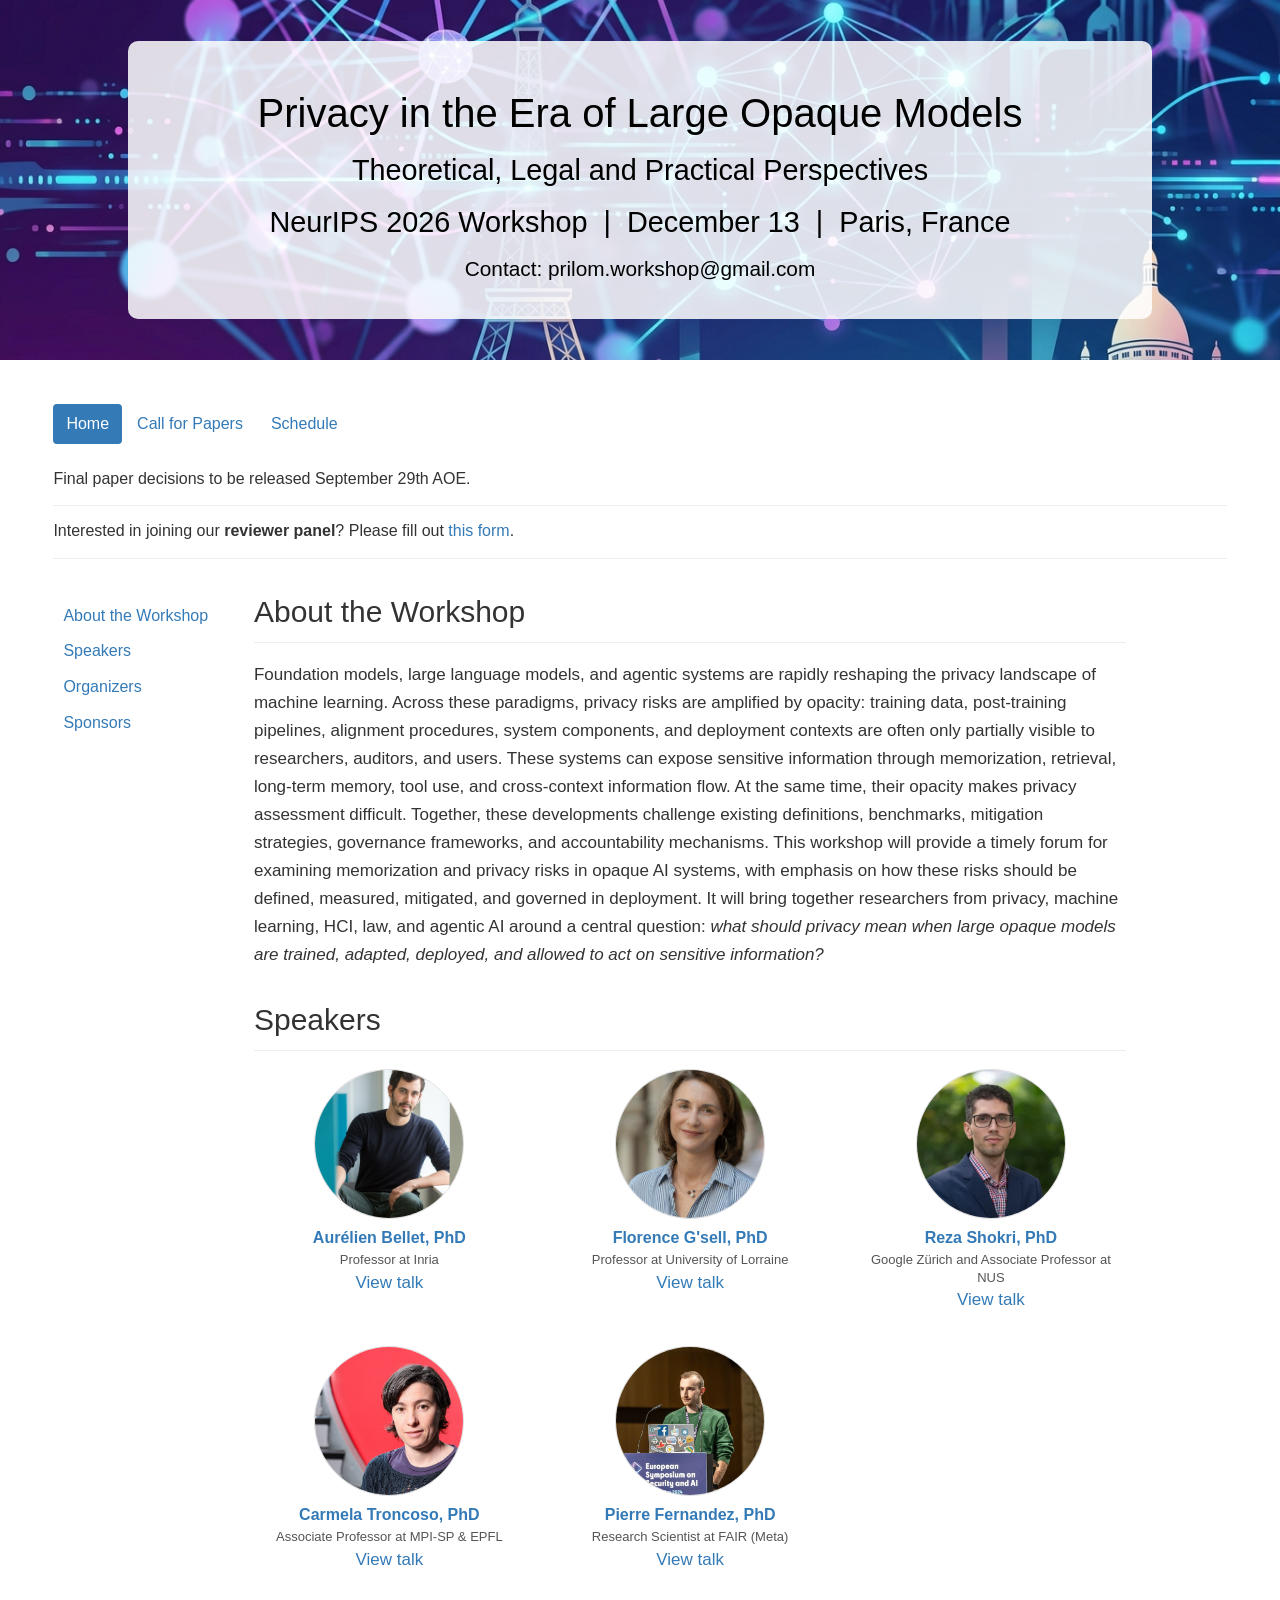
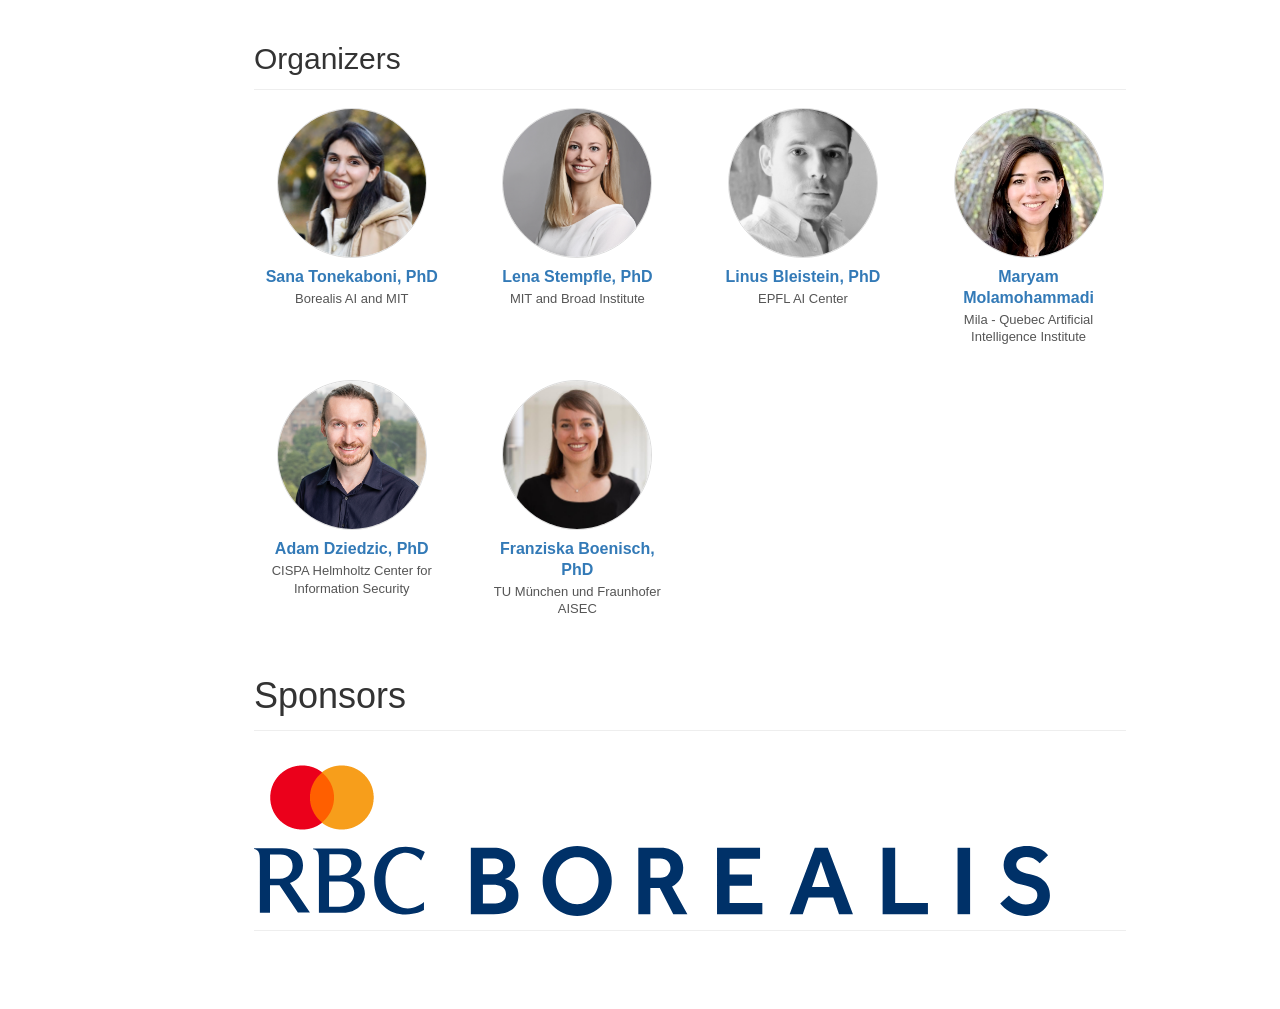
<file: index.html>
<!DOCTYPE html>
<html lang="en">
<head>
  <meta property="og:type" content="website" />
  <meta property="og:title" content="Privacy in the Era of Large Opaque Models" />
  <meta property="og:description" content="Workshop on Privacy in the Era of Large Opaque Models." />
  <meta property="og:url" content="https://your-domain.org/" />
  <!-- Open Graph / Facebook / LinkedIn -->
  <meta property="og:image" content="https://neurips-workshop2026.github.io/foundation_model_agentic_privacy/Background_header.png" />

  <!-- Twitter / X -->
  <meta name="twitter:image" content="https://neurips-workshop2026.github.io/foundation_model_agentic_privacy/Background_header.png"/>
  
  <meta charset="UTF-8" />
  <meta name="author" content="Workshop Organizers" />
  <meta name="description" content="Workshop on Privacy in the Era of Large Opaque Models." />
  <meta name="viewport" content="width=device-width, initial-scale=1" />
  <title>Home | Privacy in the Era of Large Opaque Models</title>

  <!-- Bootstrap 3.3.1 (matches original) -->
  <link rel="stylesheet" href="https://maxcdn.bootstrapcdn.com/bootstrap/3.3.1/css/bootstrap.min.css" />
  <!-- Site stylesheet -->
  <link rel="stylesheet" href="style.css" />
</head>
<body>

<!-- ══════════════════════════════════
     JUMBOTRON / HERO HEADER
══════════════════════════════════ -->
<div class="jumbotron jumbotron-fluid back">
  <div class="container">
    <h1>Privacy in the Era of Large Opaque Models</h1>
    <h2>Theoretical, Legal and Practical Perspectives</h2>
    <h2>NeurIPS 2026 Workshop &nbsp;|&nbsp; December 13 &nbsp;|&nbsp; Paris, France</h2>
    <h3>Contact: <a href="mailto:prilom.workshop@gmail.com">prilom.workshop@gmail.com</a></h3>
  </div>
</div>

<!-- ══════════════════════════════════
     TOP NAV
══════════════════════════════════ -->
<div class="container">
  <nav class="top-nav">
    <ul class="nav nav-pills">
      <li class="active"><a href="index.html">Home</a></li>
      <li><a href="call_for_papers.html">Call for Papers</a></li>
      <li><a href="schedule.html">Schedule</a></li>
      <li class="dropdown">
      </li>
    </ul>
  </nav>
</div>

<!-- ══════════════════════════════════
     ANNOUNCEMENTS
══════════════════════════════════ -->
<div class="container">
  <div class="row">
    <div class="col-xs-12">

      <div class="alert alert-info announcement" role="alert">
        Final paper decisions to be released September 29th AOE.
      </div>
      <div class="alert alert-info announcement" role="alert">
        Interested in joining our <strong>reviewer panel</strong>?
        Please fill out <a href="https://docs.google.com/forms/d/e/1FAIpQLSf-nZZMJaAhiIRJdKWaLdur88XLGtNEYJJ_a1kSJvndmay48g/viewform">this form</a>.
      </div>

    </div>
  </div>
</div>

<!-- ══════════════════════════════════
     MAIN TWO-COLUMN LAYOUT
══════════════════════════════════ -->
<div class="container">
  <div class="row">

    <!-- Sidebar -->
    <div class="hidden-xs col-sm-3 col-md-2" id="sidebar">
      <ul class="nav nav-stacked sidebar-nav" id="sidebar-nav">
        <li><a href="#about">About the Workshop</a></li>
        <li><a href="#speakers">Speakers</a></li>
        <li><a href="#organizers">Organizers</a></li>
        <li><a href="#sponsors">Sponsors</a></li>
      </ul>
    </div>

    <!-- Main content -->
    <div class="col-xs-12 col-sm-9 col-md-9" id="main-content">

      <!-- ── ABOUT ── -->
      <section id="about">
        <h2>About the Workshop</h2>
        <hr />

  
        <p> Foundation models, large language models, and agentic systems are rapidly reshaping the privacy landscape of machine learning. 
          Across these paradigms, privacy risks are amplified by opacity: training data, post-training pipelines, alignment procedures, 
          system components, and deployment contexts are often only partially visible to researchers, auditors, and users. 
          These systems can expose sensitive information through memorization, retrieval, long-term memory, tool use, and 
          cross-context information flow. At the same time, their opacity makes privacy assessment difficult. Together, these 
          developments challenge existing definitions, benchmarks, mitigation strategies, governance frameworks, and accountability mechanisms.
          
          This workshop will provide a timely forum for examining memorization and privacy risks in opaque AI systems, with emphasis 
          on how these risks should be defined, measured, mitigated, and governed in deployment. It will bring together researchers 
          from privacy, machine learning, HCI, law, and agentic AI around a central question: <i>what should privacy mean when large opaque 
          models are trained, adapted, deployed, and allowed to act on sensitive information?</i> 

 </p>  
      
        
      </section>

      <!-- ── SPEAKERS ── -->
      <section id="speakers">
  <h2>Speakers</h2>
  <hr />

  <div class="row person-row">
    <div class="col-xs-6 col-sm-4 col-md-4">
      <div class="person-card" id="speaker-aurelien-bellet">
        <div class="person-photo-wrap">
          <img src="photos/Inria-0231-556.jpg" alt="Aurélien Bellet" class="person-photo">
        </div>
        <p class="person-name"><a href="https://researchers.lille.inria.fr/abellet//">Aurélien Bellet, PhD</a></p>
        <p class="person-role">Professor at Inria</p>
        <p><a href="schedule.html#talk-aurelien-bellet" aria-label="View talk by Aurélien Bellet">View talk</a></p>
      </div>
    </div>

    <div class="col-xs-6 col-sm-4 col-md-4">
      <div class="person-card" id="speaker-florence-gsell">
        <div class="person-photo-wrap">
          <img src="photos/top_pick_rsd25_070_0142a.jpg" alt="Florence G'sell" class="person-photo">
        </div>
        <p class="person-name"><a href="https://gsell.tech/en/home/">Florence G'sell, PhD</a></p>
        <p class="person-role">Professor at University of Lorraine</p>
        <p><a href="schedule.html#talk-florence-gsell" aria-label="View talk by Florence G’sell">View talk</a></p>
      </div>
    </div>

    <div class="col-xs-6 col-sm-4 col-md-4">
      <div class="person-card" id="speaker-reza-shokri">
        <div class="person-photo-wrap">
          <img src="photos/Reza_Shokri.jpg" alt="Reza Shokri" class="person-photo">
        </div>
        <p class="person-name"><a href="https://scholar.google.com/citations?user=udlZXXcAAAAJ&amp;hl=en">Reza Shokri, PhD</a></p>
        <p class="person-role">Google Zürich and Associate Professor at NUS</p>
        <p><a href="schedule.html#talk-reza-shokri" aria-label="View talk by Reza Shokri">View talk</a></p>
      </div>
    </div>

    <div class="col-xs-6 col-sm-4 col-md-4">
      <div class="person-card" id="speaker-carmela-troncoso">
        <div class="person-photo-wrap">
          <img src="photos/EPFL_Carmela_Troncoso.jpg" alt="Carmela Troncoso" class="person-photo">
        </div>
        <p class="person-name"><a href="http://carmelatroncoso.com">Carmela Troncoso, PhD</a></p>
        <p class="person-role">Associate Professor at MPI-SP &amp; EPFL</p>
        <p><a href="schedule.html#talk-carmela-troncoso" aria-label="View talk by Carmela Troncoso">View talk</a></p>
      </div>
    </div>

    <div class="col-xs-6 col-sm-4 col-md-4">
      <div class="person-card" id="speaker-pierre-fernandez">
        <div class="person-photo-wrap">
          <img src="photos/avatar.jpg" alt="Pierre Fernandez" class="person-photo">
        </div>
        <p class="person-name"><a href="https://pierrefdz.github.io/">Pierre Fernandez, PhD</a></p>
        <p class="person-role">Research Scientist at FAIR (Meta)</p>
        <p><a href="schedule.html#talk-pierre-fernandez" aria-label="View talk by Pierre Fernandez">View talk</a></p>
      </div>
    </div>
  </div>
</section>

      <!-- ── ORGANIZERS ── -->
      <section id="organizers">
        <h2>Organizers</h2>
        <hr />

        <div class="row person-row">
          
          <!-- Sana -->
          <div class="col-xs-6 col-sm-4 col-md-3">
            <div class="person-card">
              <div class="person-photo-wrap">
                <img src="photos/sana_lab.JPG" alt="Sana Tonekaboni" class="person-photo">
              </div>
              <p class="person-name">
                <a href="http://www.cs.toronto.edu/~stonekaboni/">
                  Sana Tonekaboni, PhD
                </a>
              </p>
              <p class="person-role">Borealis AI and MIT</p>
            </div>
          </div>

          <div class="col-xs-6 col-sm-4 col-md-3">
            <div class="person-card">
              <div class="person-photo-wrap">
                <img src="photos/Lena_Stempfle_picture.png" alt="Lena Stempfle" class="person-photo">
              </div>
              <p class="person-name"><a href="https://lenastempfle.github.io/lenastempfle/">Lena Stempfle, PhD</a></p>
              <p class="person-role">MIT and Broad Institute</p>
            </div>
          </div>

          <div class="col-xs-6 col-sm-4 col-md-3">
            <div class="person-card">
              <div class="person-photo-wrap">
                <img src="photos/56049412-87D3-4F6F-8388-90AEDFFC37DB_1_105_c.jpeg" alt="Linus Bleistein" class="person-photo">
              </div>
              <p class="person-name"><a href="https://www.linusbleistein.com">Linus Bleistein, PhD</a></p>
              <p class="person-role">EPFL AI Center</p>
            </div>
          </div>

          <!-- Maryam -->
          <div class="col-xs-6 col-sm-4 col-md-3">
            <div class="person-card">
              <div class="person-photo-wrap">
                <img src="photos/IMG_1928.jpeg" alt="Maryam Molamohammadi" class="person-photo">
              </div>
              <p class="person-name"><a href="https://www.linkedin.com/in/maryam-molamohammadi/">Maryam Molamohammadi</a></p>
              <p class="person-role">Mila - Quebec Artificial Intelligence Institute</p>
            </div>
          </div>

          <div class="col-xs-6 col-sm-4 col-md-3">
            <div class="person-card">
              <div class="person-photo-wrap">
                <img src="photos/AdamDziedzicPhoto_1.jpg" alt="Adam Dziedzic" class="person-photo">
              </div>
              <p class="person-name"><a href="https://adam-dziedzic.com">Adam Dziedzic, PhD</a></p>
              <p class="person-role">CISPA Helmholtz Center for Information Security</p>
            </div>
          </div>

          <div class="col-xs-6 col-sm-4 col-md-3">
            <div class="person-card">
              <div class="person-photo-wrap">
                <img src="photos/franziska_boenisch.jpeg" alt="Franziska Boenisch" class="person-photo">
              </div>
              <p class="person-name"><a href="https://franziska-boenisch.de">Franziska Boenisch, PhD</a></p>
              <p class="person-role">TU München und Fraunhofer AISEC</p>
            </div>
          </div>


        </div>
      </section>

      <!-- ── SPONSORS ── -->
      <section id="sponsors">
        <h1>Sponsors</h1>
        <hr />
        <div class="supporter-logos">
          <a href="https://mastercard.com" target="_blank" class="supporter-link">
            <img src="ma_symbol_opt_45_3x.png" alt="MA Logo" class="supporter-logo" />
          </a>
          <a href="https://rbcborealis.com" target="_blank" class="supporter-link">
            <img src="RBC-Borealis-Logo_Navy.svg" alt="Borelis Logo" class="supporter-logo" style="max-height: 70px;" />
          </a>
        </div>

      
        <hr />
      </section>

    </div><!-- /main-content -->
  </div><!-- /row -->
</div><!-- /container -->

<!-- Scripts -->
<script src="https://ajax.googleapis.com/ajax/libs/jquery/1.11.1/jquery.min.js"></script>
<script src="https://maxcdn.bootstrapcdn.com/bootstrap/3.3.1/js/bootstrap.min.js"></script>
<script src="script.js"></script>
</body>
</html>
</file>
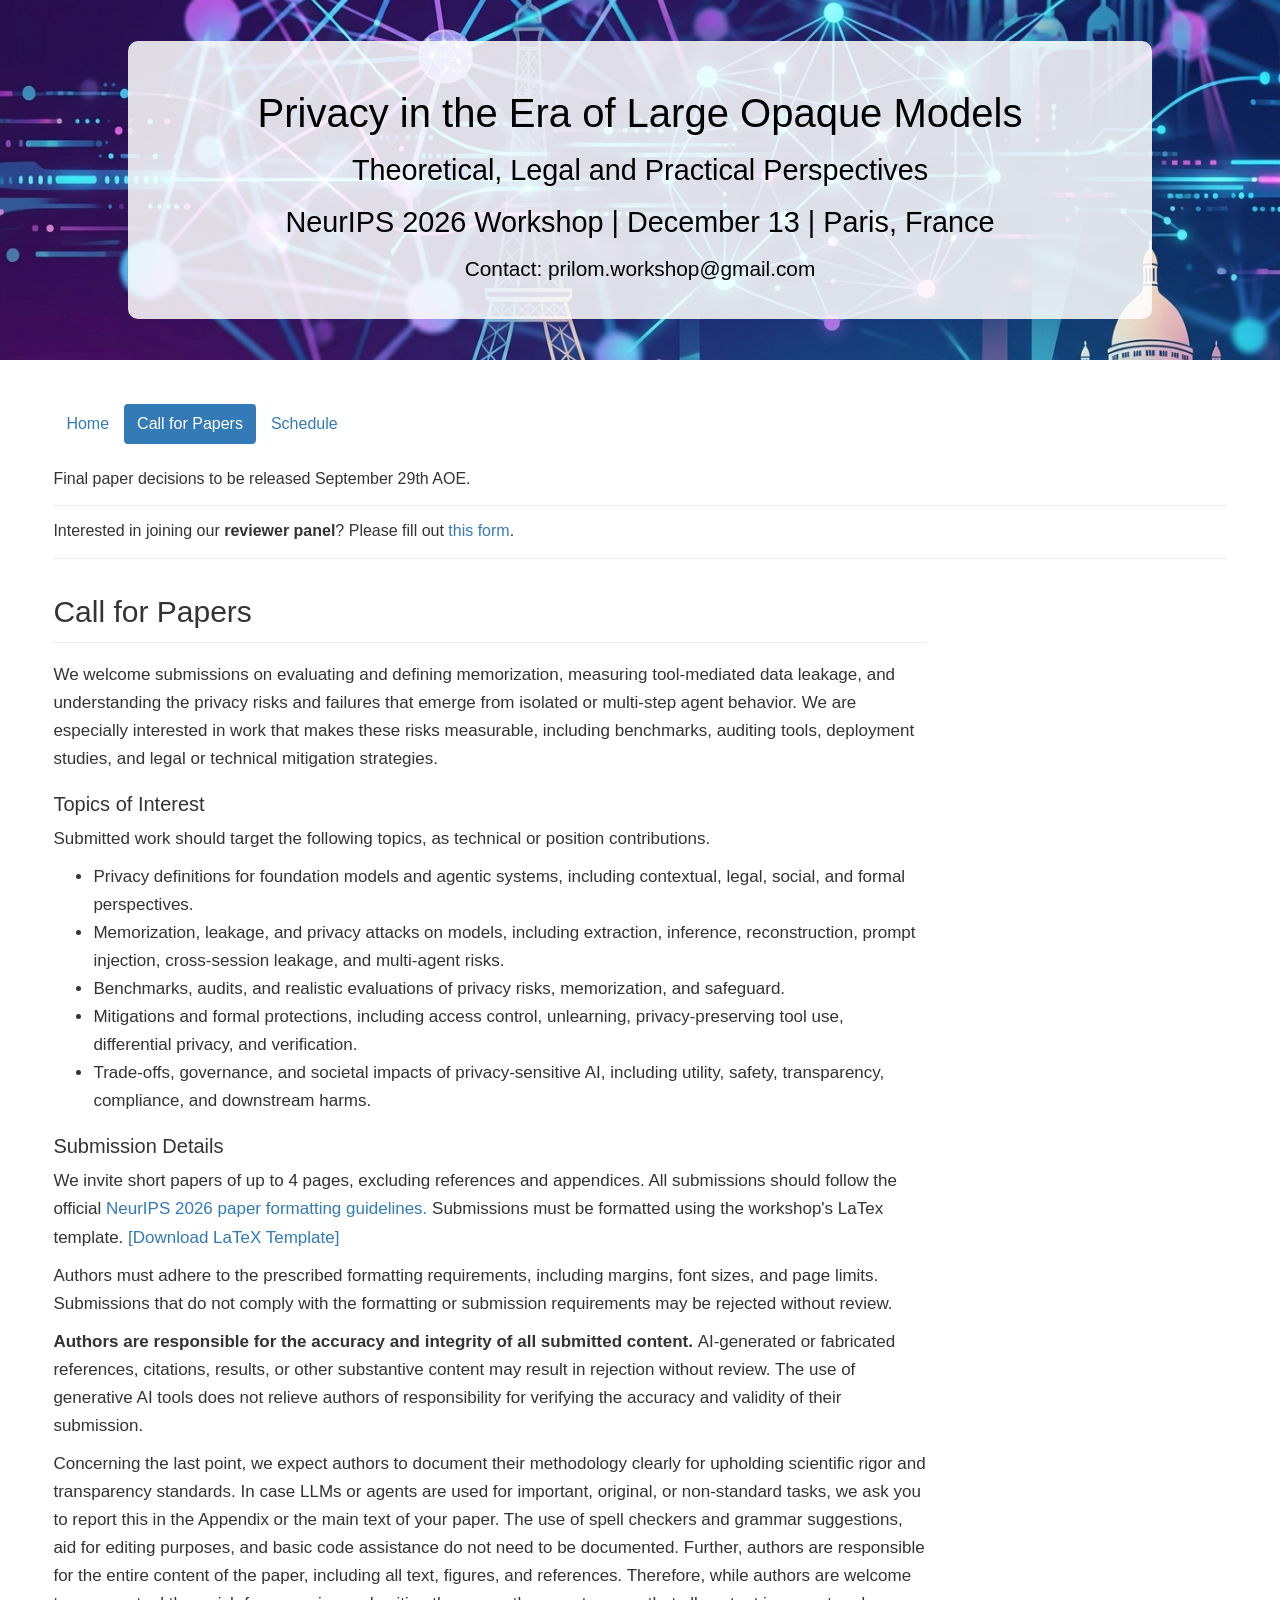
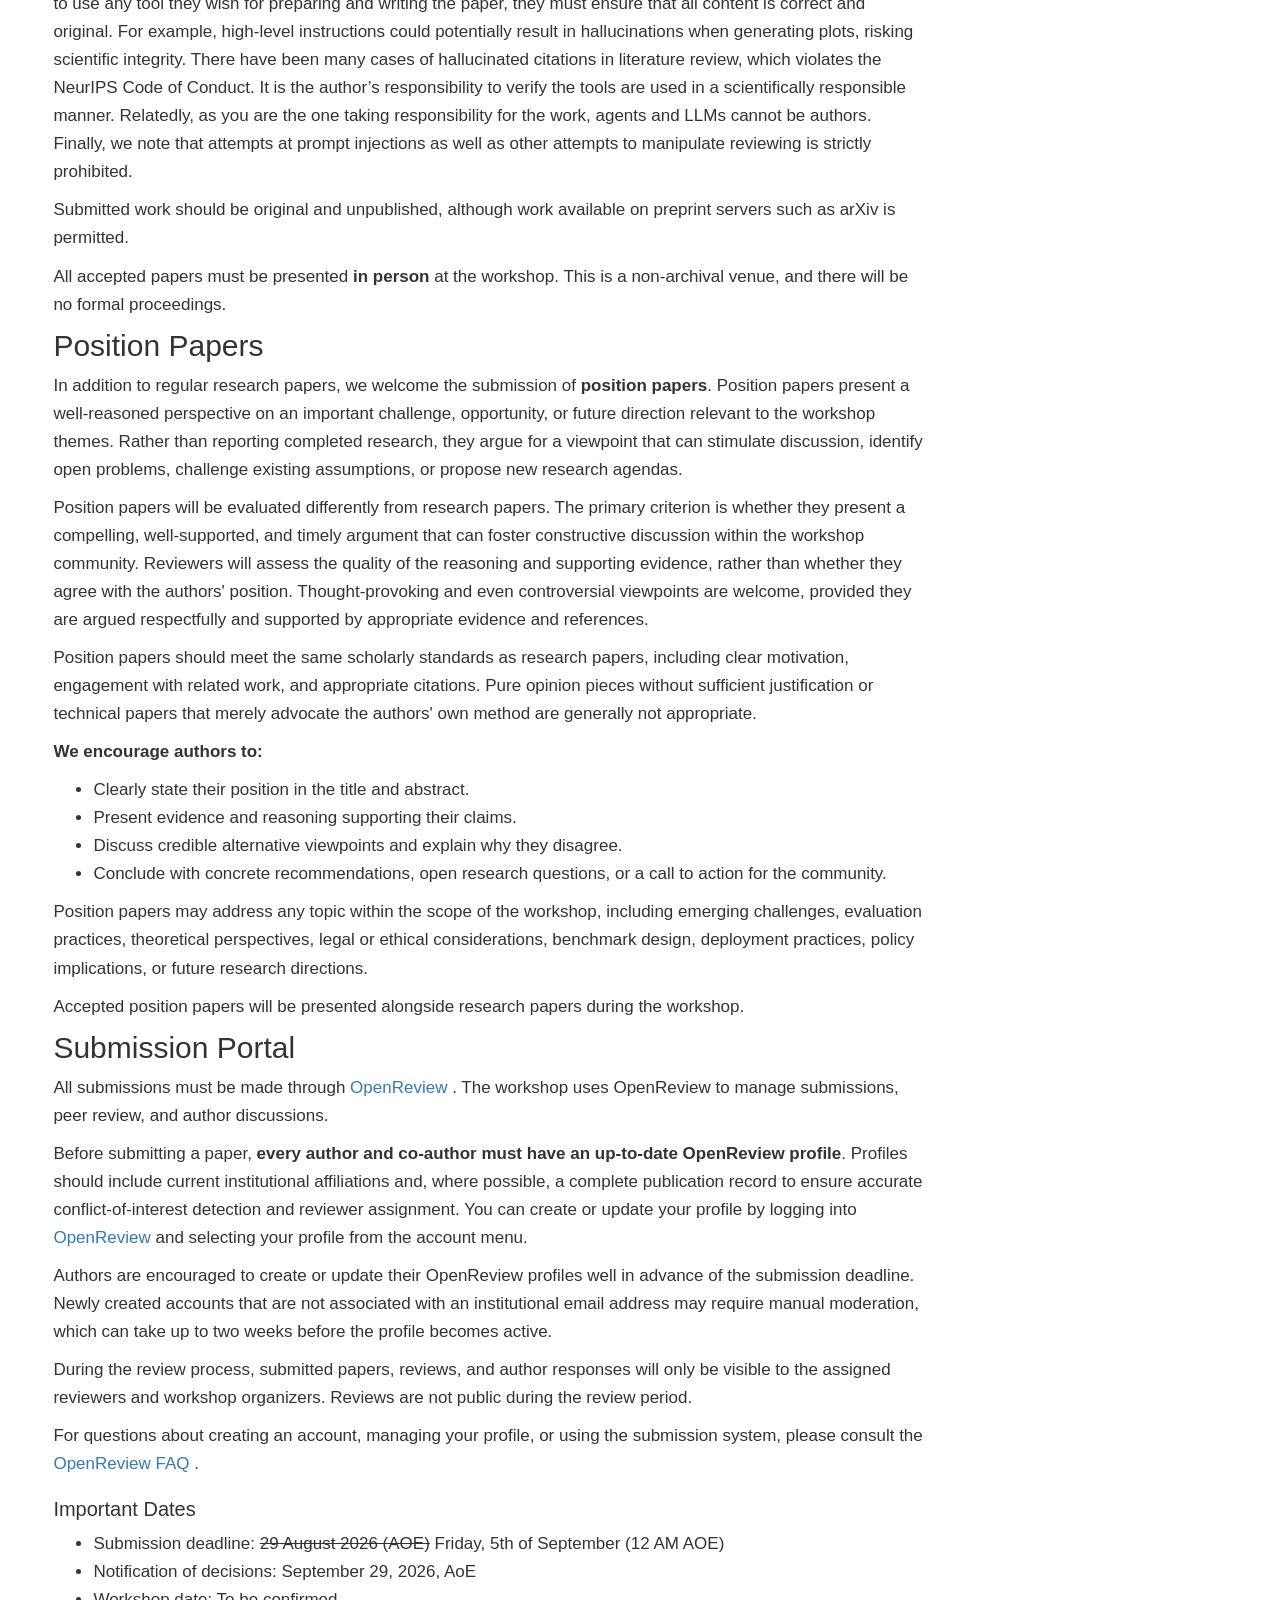
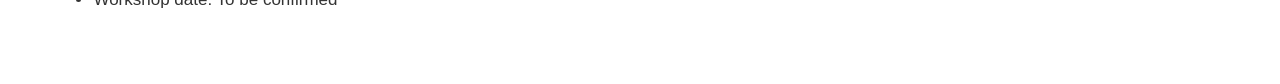
<file: call_for_papers.html>
<!DOCTYPE html>
<html lang="en">
<head>
  <meta charset="UTF-8" />
  <meta name="author" content="PLOM Organizers" />
  <meta name="description" content="Workshop on Privacy in the Era of Large Opaque Models." />
  <meta name="viewport" content="width=device-width, initial-scale=1" />
  <title>Home | Privacy in the Era of Large Opaque Models</title>

  <!-- Bootstrap 3.3.1 (matches original) -->
  <link rel="stylesheet" href="https://maxcdn.bootstrapcdn.com/bootstrap/3.3.1/css/bootstrap.min.css" />
  <!-- Site stylesheet -->
  <link rel="stylesheet" href="style.css" />
</head>
<body>

<!-- ══════════════════════════════════
     JUMBOTRON
══════════════════════════════════ -->
<div class="jumbotron jumbotron-fluid back">
  <div class="container">
    <h1>Privacy in the Era of Large Opaque Models</h1>
    <h2>Theoretical, Legal and Practical Perspectives</h2>
    <h2>NeurIPS 2026 Workshop | December 13 | Paris, France</h2>
    <h3>Contact: <a href="mailto:">prilom.workshop@gmail.com</a></h3>
  </div>
</div>

<!-- ══════════════════════════════════
     TOP NAV
══════════════════════════════════ -->
<div class="container">
  <nav class="top-nav">
    <ul class="nav nav-pills">
      <li ><a href="index.html">Home</a></li>
      <li class="active"><a href="call_for_papers.html">Call for Papers</a></li>
      <li><a href="schedule.html">Schedule</a></li>
      <li class="dropdown">
      </li>
    </ul>
  </nav>
</div>

<!-- ══════════════════════════════════
     ANNOUNCEMENTS
══════════════════════════════════ -->
<div class="container">
  <div class="row">
    <div class="col-xs-12">

      <div class="alert alert-info announcement" role="alert">
        Final paper decisions to be released September 29th AOE.
      </div>
      <div class="alert alert-info announcement" role="alert">
        Interested in joining our <strong>reviewer panel</strong>?
        Please fill out <a href="https://docs.google.com/forms/d/e/1FAIpQLSf-nZZMJaAhiIRJdKWaLdur88XLGtNEYJJ_a1kSJvndmay48g/viewform">this form</a>.
      </div>

    </div>
  </div>
</div>

<!-- ══════════════════════════════════
     MAIN TWO-COLUMN LAYOUT
══════════════════════════════════ -->
<div class="container">
  <div class="row">

    <!-- Main content -->
    <div class="col-xs-12 col-sm-9 col-md-9" id="main-content">
       <section id="cfp">
        <h2>Call for Papers</h2>
        <hr />
      
        <p>
          We welcome submissions on evaluating and defining memorization, measuring tool-mediated data leakage, 
          and understanding the privacy risks and failures that emerge from isolated or multi-step agent behavior. 
          We are especially interested in work that makes these risks measurable, including benchmarks, auditing tools, 
          deployment studies, and legal or technical mitigation strategies. 

        </p>
      
        <h3>Topics of Interest</h3>
         <p> Submitted work should target the following topics, as technical or position contributions.</p>
      
        <ul>
          <li>Privacy definitions for foundation models and agentic systems, including contextual, legal, social, and formal perspectives.</li>
        
          <li>Memorization, leakage, and privacy attacks on models, including extraction, inference, reconstruction, prompt injection, cross-session leakage, and multi-agent risks.</li>
        
          <li>Benchmarks, audits, and realistic evaluations of privacy risks, memorization, and safeguard.</li>
        
          <li>Mitigations and formal protections, including access control, unlearning, privacy-preserving tool use, differential privacy, and verification.</li>
        
          <li>Trade-offs, governance, and societal impacts of privacy-sensitive AI, including utility, safety, transparency, compliance, and downstream harms.</li>
        </ul>

        <h3>Submission Details</h3>

        <p>
          We invite short papers of up to 4 pages, excluding references and
          appendices. All submissions should follow the official
          <a href="https://media.neurips.cc/Conferences/NeurIPS2026/Formatting_Instructions_For_NeurIPS_2026.zip">
            NeurIPS 2026 paper formatting guidelines. 
          </a>
          Submissions must be formatted using the workshop's LaTex template. 
          <a href="/foundation_model_agentic_privacy/assets/Formatting_Instructions_For_PriLOM_Workshop_NeurIPS_2026.zip"
             download>
            [Download LaTeX Template]
          </a>

          <p>
          Authors must adhere to the prescribed formatting requirements, including margins, font sizes, and page limits. 
          Submissions that do not comply with the formatting or submission requirements may be rejected without review.
          </p>
          <p>
          <b>Authors are responsible for the accuracy and integrity of all submitted content.  </b>
            AI-generated or fabricated references, citations, results, or other substantive content may result in rejection without review. 
            The use of generative AI tools does not relieve authors of responsibility for verifying the accuracy and validity of their submission.

         <p> Concerning the last point, we expect authors to document their methodology clearly for upholding scientific rigor 
           and transparency standards. In case LLMs or agents are used for important, original, or non-standard tasks, 
           we ask you to report this in the Appendix or the main text of your paper. 
           The use of spell checkers and grammar suggestions, aid for editing purposes, and basic code assistance do not need to be documented. 
           Further, authors are responsible for the entire content of the paper, including all text, figures, and references. 
           Therefore, while authors are welcome to use any tool they wish for preparing and writing the paper, they must ensure 
           that all content is correct and original. For example, high-level instructions could potentially result 
           in hallucinations when generating plots, risking scientific integrity. There have been many cases of 
           hallucinated citations in literature review, which violates the NeurIPS Code of Conduct. 
           It is the author’s responsibility to verify the tools are used in a scientifically responsible manner. 
           Relatedly, as you are the one taking responsibility for the work, agents and LLMs cannot be authors. Finally, we note that 
           attempts at prompt injections as well as other attempts to manipulate reviewing is strictly prohibited.
        </p>
        <p>
          Submitted work should be original and unpublished, although work
          available on preprint servers such as arXiv is permitted. 
          
          </p>

        <p>
          All accepted papers must be presented <strong>in person</strong> at
          the workshop. This is a non-archival venue, and there will be no
          formal proceedings.
        </p>

         <h2>Position Papers</h2>

        <p>
          In addition to regular research papers, we welcome the submission of
          <strong>position papers</strong>. Position papers present a well-reasoned
          perspective on an important challenge, opportunity, or future direction
          relevant to the workshop themes. Rather than reporting completed research,
          they argue for a viewpoint that can stimulate discussion, identify open
          problems, challenge existing assumptions, or propose new research agendas.
        </p>
        
        <p>
          Position papers will be evaluated differently from research papers. The
          primary criterion is whether they present a compelling, well-supported, and
          timely argument that can foster constructive discussion within the workshop
          community. Reviewers will assess the quality of the reasoning and supporting
          evidence, rather than whether they agree with the authors' position.
          Thought-provoking and even controversial viewpoints are welcome, provided
          they are argued respectfully and supported by appropriate evidence and
          references.
        </p>
        
        <p>
          Position papers should meet the same scholarly standards as research papers,
          including clear motivation, engagement with related work, and appropriate
          citations. Pure opinion pieces without sufficient justification or technical
          papers that merely advocate the authors' own method are generally not
          appropriate.
        </p>
        
        <p><strong>We encourage authors to:</strong></p>
        <ul>
          <li>Clearly state their position in the title and abstract.</li>
          <li>Present evidence and reasoning supporting their claims.</li>
          <li>Discuss credible alternative viewpoints and explain why they disagree.</li>
          <li>Conclude with concrete recommendations, open research questions, or a call to action for the community.</li>
        </ul>
        
        <p>
          Position papers may address any topic within the scope of the workshop,
          including emerging challenges, evaluation practices, theoretical
          perspectives, legal or ethical considerations, benchmark design, deployment
          practices, policy implications, or future research directions.
        </p>
        
        <p>
          Accepted position papers will be presented alongside research papers during
          the workshop.
        </p>

        <h2>Submission Portal</h2>

          <p>
            All submissions must be made through
            <a href="https://openreview.net/group?id=NeurIPS.cc/2026/Workshop/MPLR-FM#tab-your-consoles" target="_blank" rel="noopener noreferrer">
              OpenReview
            </a>.
            The workshop uses OpenReview to manage submissions, peer review, and author
            discussions.
          </p>
          
          <p>
            Before submitting a paper, <strong>every author and co-author must have an
            up-to-date OpenReview profile</strong>. Profiles should include current
            institutional affiliations and, where possible, a complete publication
            record to ensure accurate conflict-of-interest detection and reviewer
            assignment. You can create or update your profile by logging into
            <a href="https://openreview.net/" target="_blank" rel="noopener noreferrer">
              OpenReview
            </a>
            and selecting your profile from the account menu.
          </p>
          
          <p>
            Authors are encouraged to create or update their OpenReview profiles well in
            advance of the submission deadline. Newly created accounts that are not
            associated with an institutional email address may require manual moderation,
            which can take up to two weeks before the profile becomes active.
          </p>
          
          <p>
            During the review process, submitted papers, reviews, and author responses
            will only be visible to the assigned reviewers and workshop organizers.
            Reviews are not public during the review period.
          </p>
          
          <p>
            For questions about creating an account, managing your profile, or using the
            submission system, please consult the
            <a href="https://openreview.net/faq" target="_blank" rel="noopener noreferrer">
              OpenReview FAQ
            </a>.
          </p>

        <h3>Important Dates</h3>

        <ul>
          <li>Submission deadline: <s>29 August 2026 (AOE)</s> Friday, 5th of September (12 AM AOE)</li>
          <li>Notification of decisions: September 29, 2026, AoE</li>
          <li>Workshop date: To be confirmed</li>
        </ul>
      </section>
     </div><!-- /main-content -->
  </div><!-- /row -->
</div><!-- /container -->
  
      

<!-- Scripts -->
<script src="https://ajax.googleapis.com/ajax/libs/jquery/1.11.1/jquery.min.js"></script>
<script src="https://maxcdn.bootstrapcdn.com/bootstrap/3.3.1/js/bootstrap.min.js"></script>
<script src="script.js"></script>
</body>
</html>
</file>
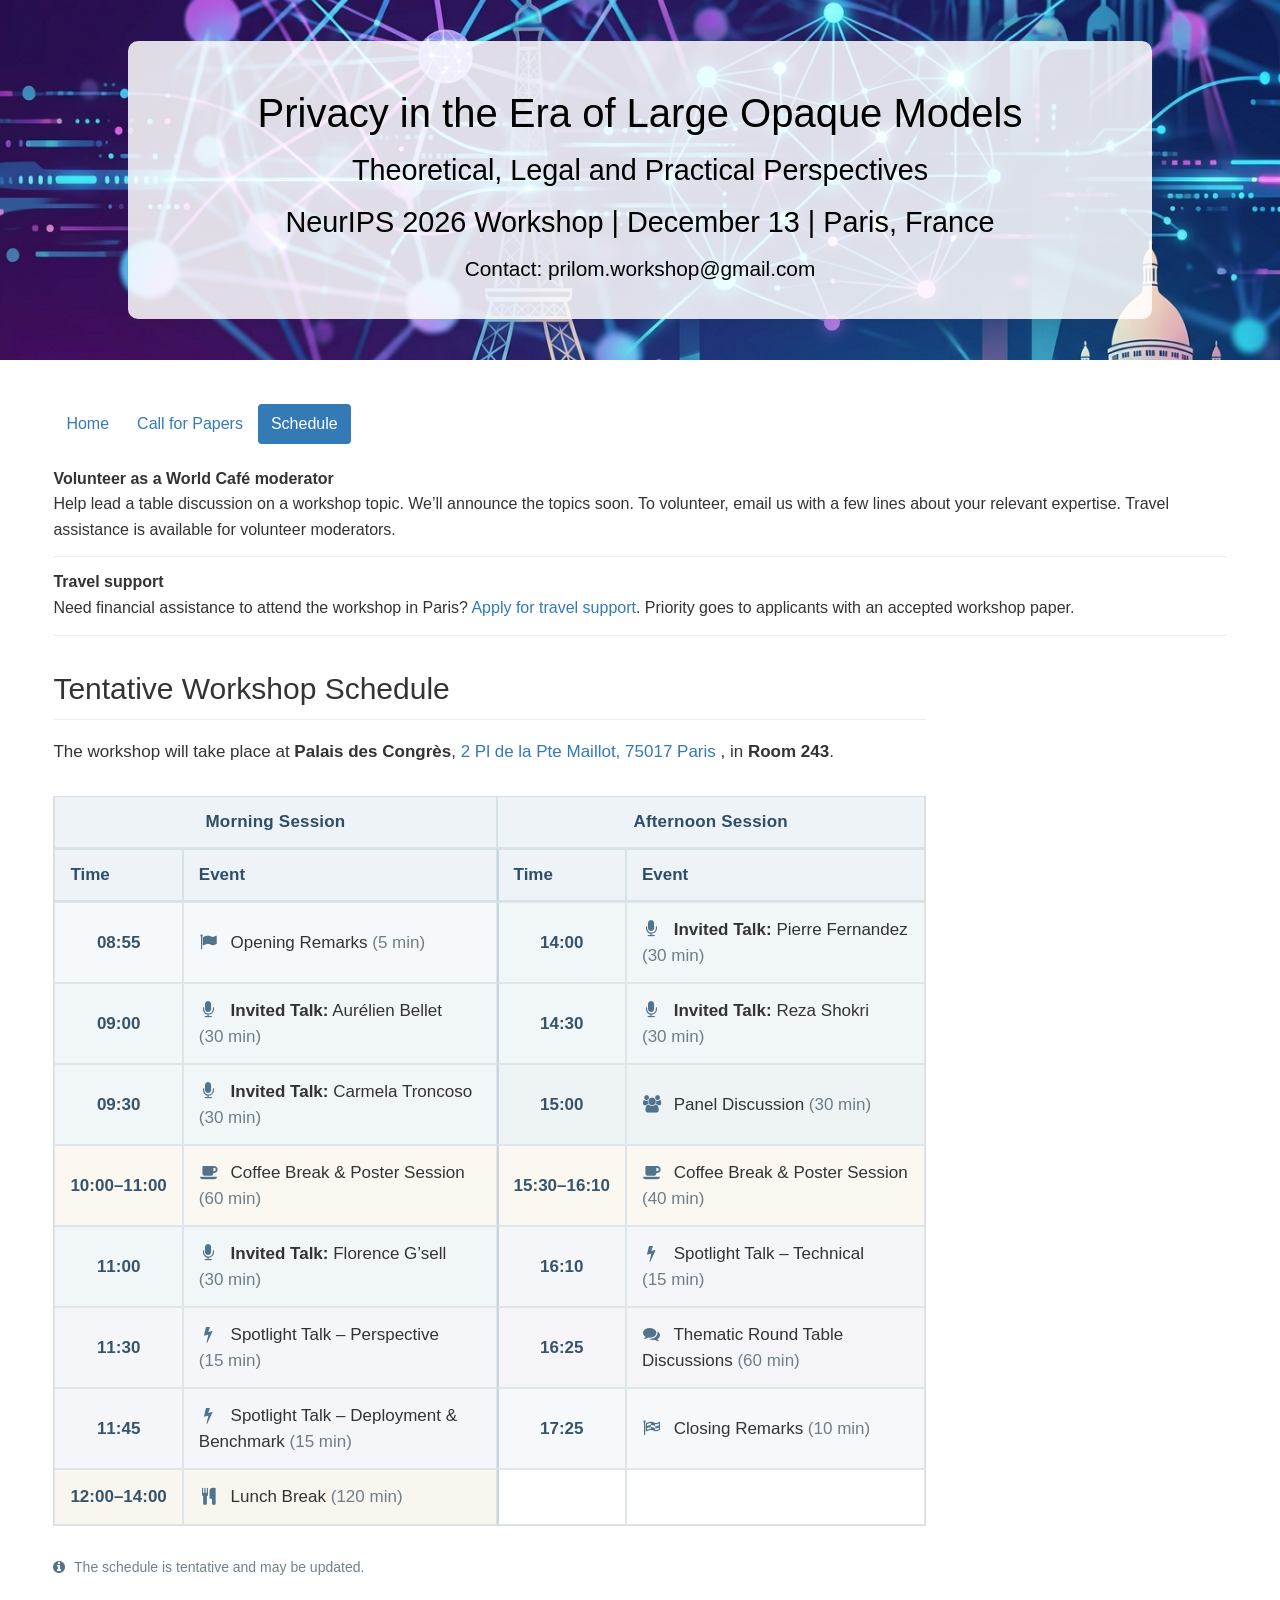
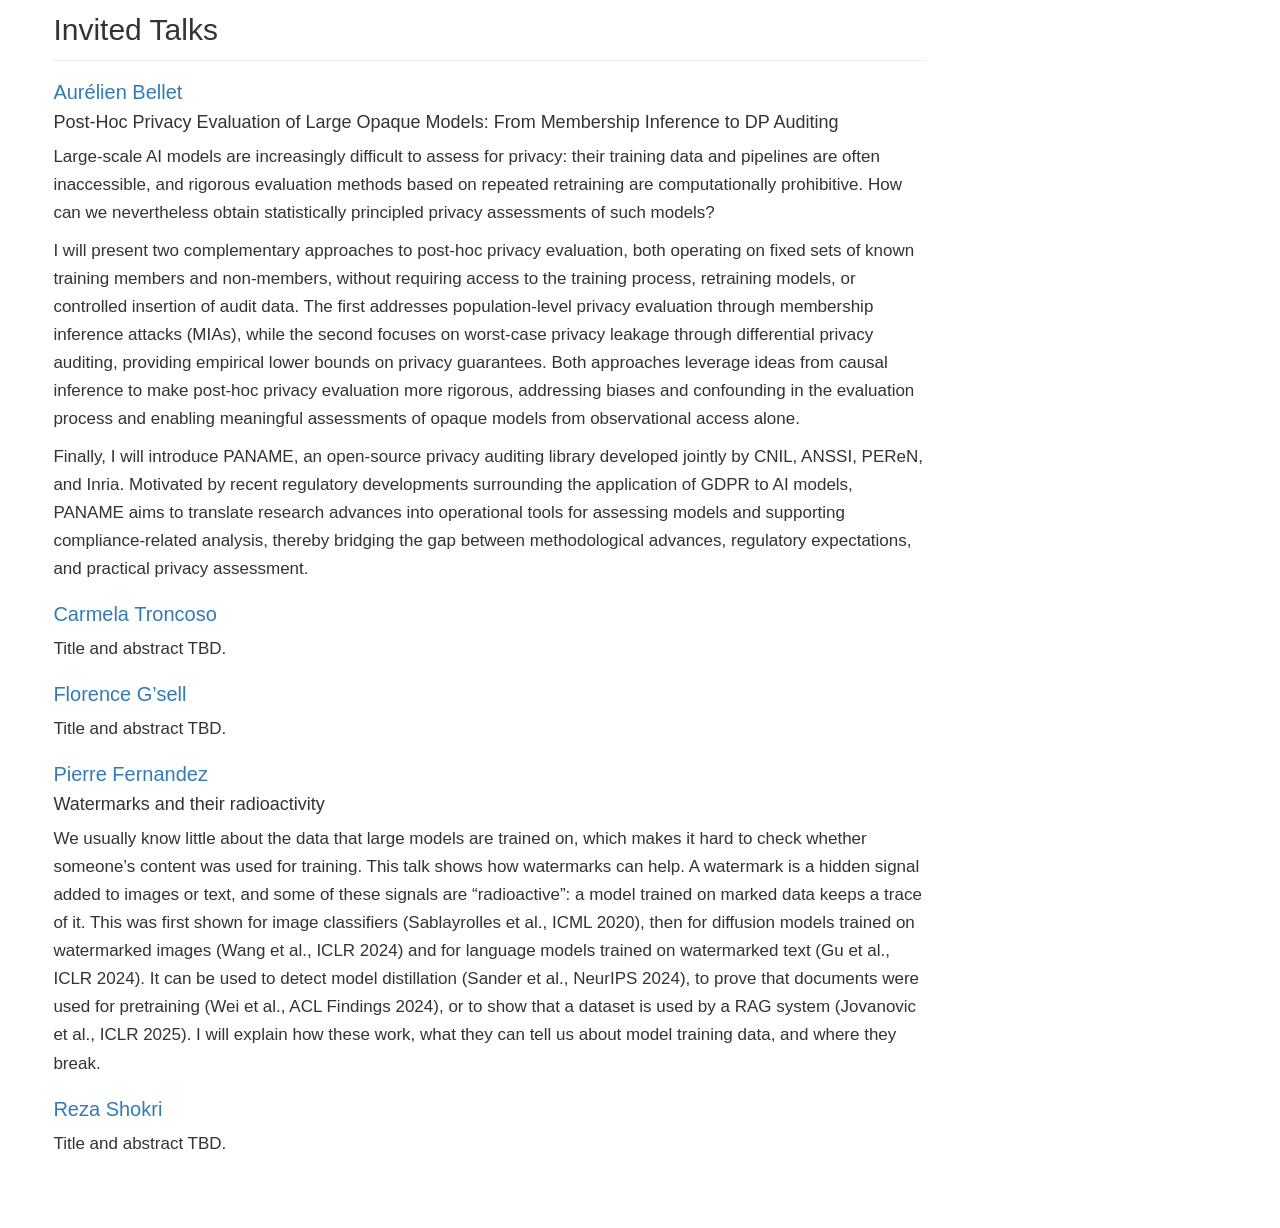
<file: schedule.html>
<!DOCTYPE html>
<html lang="en">
<head>
  <meta charset="UTF-8" />
  <meta name="author" content="PLOM Organizers" />
  <meta name="description" content="Workshop on Privacy in the Era of Large Opaque Models." />
  <meta name="viewport" content="width=device-width, initial-scale=1" />
  <title>Home | Privacy in the Era of Large Opaque Models</title>

      <!-- Bootstrap 3.3.1 -->
    <link rel="stylesheet" href="https://maxcdn.bootstrapcdn.com/bootstrap/3.3.1/css/bootstrap.min.css" />
    
    <!-- Font Awesome icons -->
    <link
      rel="stylesheet"
      href="https://cdnjs.cloudflare.com/ajax/libs/font-awesome/4.7.0/css/font-awesome.min.css"
    />
    
    <!-- Site stylesheet -->
    <link rel="stylesheet" href="style.css" />
</head>
<body>

<!-- ══════════════════════════════════
     JUMBOTRON
══════════════════════════════════ -->
<div class="jumbotron jumbotron-fluid back">
  <div class="container">
    <h1>Privacy in the Era of Large Opaque Models</h1>
      <h2>Theoretical, Legal and Practical Perspectives</h2>
    <h2>NeurIPS 2026 Workshop | December 13 | Paris, France</h2>
    <h3>Contact: <a href="mailto:">prilom.workshop@gmail.com</a></h3>
  </div>
</div>

<!-- ══════════════════════════════════
     TOP NAV
══════════════════════════════════ -->
<div class="container">
  <nav class="top-nav">
    <ul class="nav nav-pills">
      <li><a href="index.html">Home</a></li>
      <li ><a href="call_for_papers.html">Call for Papers</a></li>
      <li class="active"><a href="schedule.html">Schedule</a></li>
      <li class="dropdown">
      </li>
    </ul>
  </nav>
</div>

<!-- ══════════════════════════════════
     ANNOUNCEMENTS
══════════════════════════════════ -->
<div class="container">
  <div class="row">
    <div class="col-xs-12">
      <div class="alert alert-info announcement" role="alert">
        <strong>Volunteer as a World Café moderator</strong><br>
        Help lead a table discussion on a workshop topic. We’ll announce the topics soon.
        To volunteer, email us with a few lines about your relevant expertise.
        Travel assistance is available for volunteer moderators.
      </div>

      <div class="alert alert-info announcement" role="alert">
        <strong>Travel support</strong><br>
        Need financial assistance to attend the workshop in Paris?
        <a href="https://forms.gle/W1LiP6fcPcCope9M9">Apply for travel support</a>.
        Priority goes to applicants with an accepted workshop paper.
      </div>

    </div>
  </div>
</div>
<!-- ══════════════════════════════════
     MAIN TWO-COLUMN LAYOUT
══════════════════════════════════ -->
<div class="container">
  <div class="row">

    

    <!-- Main content -->
<div class="col-xs-12 col-sm-9 col-md-9" id="main-content">
  <section id="schedule">
    <h2>Tentative Workshop Schedule</h2>
    <hr />

    <p>
      The workshop will take place at <strong>Palais des Congrès</strong>,
      <a href="https://www.google.com/maps/search/?api=1&amp;query=Palais+des+Congr%C3%A8s+de+Paris"
         target="_blank" rel="noopener noreferrer">
        2 Pl de la Pte Maillot, 75017 Paris
      </a>, in <strong>Room 243</strong>.
    </p>

    <div class="table-responsive">
      <table class="table table-bordered schedule-table">
        <thead>
          <tr>
            <th colspan="2" class="text-center">Morning Session</th>
            <th colspan="2" class="text-center">Afternoon Session</th>
          </tr>
          <tr>
            <th class="schedule-time-heading">Time</th>
            <th>Event</th>
            <th class="schedule-time-heading">Time</th>
            <th>Event</th>
          </tr>
        </thead>

        <tbody>
          <tr>
            <td class="schedule-time schedule-opening">08:55</td>
            <td class="schedule-event schedule-opening">
              <i class="fa fa-flag session-icon" aria-hidden="true"></i>
              Opening Remarks
              <span class="session-duration">(5 min)</span>
            </td>

            <td class="schedule-time schedule-talk">14:00</td>
            <td class="schedule-event schedule-talk">
              <i class="fa fa-microphone session-icon" aria-hidden="true"></i>
              <strong>Invited Talk:</strong> Pierre Fernandez
              <span class="session-duration">(30 min)</span>
            </td>
          </tr>

          <tr>
            <td class="schedule-time schedule-talk">09:00</td>
            <td class="schedule-event schedule-talk">
              <i class="fa fa-microphone session-icon" aria-hidden="true"></i>
              <strong>Invited Talk:</strong> Aurélien Bellet
              <span class="session-duration">(30 min)</span>
            </td>

            <td class="schedule-time schedule-talk">14:30</td>
            <td class="schedule-event schedule-talk">
              <i class="fa fa-microphone session-icon" aria-hidden="true"></i>
              <strong>Invited Talk:</strong> Reza Shokri
              <span class="session-duration">(30 min)</span>
            </td>
          </tr>

          <tr>
            <td class="schedule-time schedule-talk">09:30</td>
            <td class="schedule-event schedule-talk">
              <i class="fa fa-microphone session-icon" aria-hidden="true"></i>
              <strong>Invited Talk:</strong> Carmela Troncoso
              <span class="session-duration">(30 min)</span>
            </td>

            <td class="schedule-time schedule-panel">15:00</td>
            <td class="schedule-event schedule-panel">
              <i class="fa fa-users session-icon" aria-hidden="true"></i>
              Panel Discussion
              <span class="session-duration">(30 min)</span>
            </td>
          </tr>

          <tr>
            <td class="schedule-time schedule-break">10:00–11:00</td>
            <td class="schedule-event schedule-break">
              <i class="fa fa-coffee session-icon" aria-hidden="true"></i>
              Coffee Break &amp; Poster Session
              <span class="session-duration">(60 min)</span>
            </td>

            <td class="schedule-time schedule-break">15:30–16:10</td>
            <td class="schedule-event schedule-break">
              <i class="fa fa-coffee session-icon" aria-hidden="true"></i>
              Coffee Break &amp; Poster Session
              <span class="session-duration">(40 min)</span>
            </td>
          </tr>

          <tr>
            <td class="schedule-time schedule-talk">11:00</td>
            <td class="schedule-event schedule-talk">
              <i class="fa fa-microphone session-icon" aria-hidden="true"></i>
              <strong>Invited Talk:</strong> Florence G’sell
              <span class="session-duration">(30 min)</span>
            </td>

            <td class="schedule-time schedule-spotlight">16:10</td>
            <td class="schedule-event schedule-spotlight">
              <i class="fa fa-bolt session-icon" aria-hidden="true"></i>
              Spotlight Talk – Technical
              <span class="session-duration">(15 min)</span>
            </td>
          </tr>

          <tr>
            <td class="schedule-time schedule-spotlight">11:30</td>
            <td class="schedule-event schedule-spotlight">
              <i class="fa fa-bolt session-icon" aria-hidden="true"></i>
              Spotlight Talk – Perspective
              <span class="session-duration">(15 min)</span>
            </td>

            <td class="schedule-time schedule-discussion">16:25</td>
            <td class="schedule-event schedule-discussion">
              <i class="fa fa-comments session-icon" aria-hidden="true"></i>
              Thematic Round Table Discussions
              <span class="session-duration">(60 min)</span>
            </td>
          </tr>

          <tr>
            <td class="schedule-time schedule-spotlight">11:45</td>
            <td class="schedule-event schedule-spotlight">
              <i class="fa fa-bolt session-icon" aria-hidden="true"></i>
              Spotlight Talk – Deployment &amp; Benchmark
              <span class="session-duration">(15 min)</span>
            </td>

            <td class="schedule-time schedule-opening">17:25</td>
            <td class="schedule-event schedule-opening">
              <i class="fa fa-flag-checkered session-icon" aria-hidden="true"></i>
              Closing Remarks
              <span class="session-duration">(10 min)</span>
            </td>
          </tr>

          <tr>
            <td class="schedule-time schedule-lunch">12:00–14:00</td>
            <td class="schedule-event schedule-lunch">
              <i class="fa fa-cutlery session-icon" aria-hidden="true"></i>
              Lunch Break
              <span class="session-duration">(120 min)</span>
            </td>

            <td></td>
            <td></td>
          </tr>
        </tbody>
      </table>
    </div>
  <p class="schedule-note">
    <i class="fa fa-info-circle" aria-hidden="true"></i>
    The schedule is tentative and may be updated.
  </p>
</section>

<section id="invited-talks">
  <h2>Invited Talks</h2>
  <hr />

  <article id="talk-aurelien-bellet">
    <h3><a href="index.html#speaker-aurelien-bellet">Aurélien Bellet</a></h3>
    <h4>Post-Hoc Privacy Evaluation of Large Opaque Models: From Membership Inference to DP Auditing</h4>
    <p>
      Large-scale AI models are increasingly difficult to assess for privacy: their
      training data and pipelines are often inaccessible, and rigorous evaluation
      methods based on repeated retraining are computationally prohibitive. How can
      we nevertheless obtain statistically principled privacy assessments of such models?
    </p>
    <p>
      I will present two complementary approaches to post-hoc privacy evaluation,
      both operating on fixed sets of known training members and non-members,
      without requiring access to the training process, retraining models, or
      controlled insertion of audit data. The first addresses population-level
      privacy evaluation through membership inference attacks (MIAs), while the
      second focuses on worst-case privacy leakage through differential privacy
      auditing, providing empirical lower bounds on privacy guarantees. Both
      approaches leverage ideas from causal inference to make post-hoc privacy
      evaluation more rigorous, addressing biases and confounding in the evaluation
      process and enabling meaningful assessments of opaque models from observational
      access alone.
    </p>
    <p>
      Finally, I will introduce PANAME, an open-source privacy auditing library
      developed jointly by CNIL, ANSSI, PEReN, and Inria. Motivated by recent
      regulatory developments surrounding the application of GDPR to AI models,
      PANAME aims to translate research advances into operational tools for
      assessing models and supporting compliance-related analysis, thereby bridging
      the gap between methodological advances, regulatory expectations, and
      practical privacy assessment.
    </p>
  </article>

  <article id="talk-carmela-troncoso">
    <h3><a href="index.html#speaker-carmela-troncoso">Carmela Troncoso</a></h3>
    <p>Title and abstract TBD.</p>
  </article>

  <article id="talk-florence-gsell">
    <h3><a href="index.html#speaker-florence-gsell">Florence G’sell</a></h3>
    <p>Title and abstract TBD.</p>
  </article>

  <article id="talk-pierre-fernandez">
    <h3><a href="index.html#speaker-pierre-fernandez">Pierre Fernandez</a></h3>
    <h4>Watermarks and their radioactivity</h4>
    <p>
      We usually know little about the data that large models are trained on, which
      makes it hard to check whether someone’s content was used for training. This
      talk shows how watermarks can help. A watermark is a hidden signal added to
      images or text, and some of these signals are “radioactive”: a model trained
      on marked data keeps a trace of it. This was first shown for image classifiers
      (Sablayrolles et al., ICML 2020), then for diffusion models trained on
      watermarked images (Wang et al., ICLR 2024) and for language models trained on
      watermarked text (Gu et al., ICLR 2024). It can be used to detect model
      distillation (Sander et al., NeurIPS 2024), to prove that documents were used
      for pretraining (Wei et al., ACL Findings 2024), or to show that a dataset is
      used by a RAG system (Jovanovic et al., ICLR 2025). I will explain how these
      work, what they can tell us about model training data, and where they break.
    </p>
  </article>

  <article id="talk-reza-shokri">
    <h3><a href="index.html#speaker-reza-shokri">Reza Shokri</a></h3>
    <p>Title and abstract TBD.</p>
  </article>
</section>
          
    </div><!-- /main-content -->
  </div><!-- /row -->
</div><!-- /container -->

<!-- Scripts -->
<script src="https://ajax.googleapis.com/ajax/libs/jquery/1.11.1/jquery.min.js"></script>
<script src="https://maxcdn.bootstrapcdn.com/bootstrap/3.3.1/js/bootstrap.min.js"></script>
<script src="script.js"></script>
</body>
</html>
</file>
<file: style.css>
body {
  font-family: "Helvetica Neue", Helvetica, Arial, sans-serif;
  font-size: 16px;
  line-height: 1.6;
  color: #333;
  background: #fff;
}

.container {
  width: 94%;
  max-width: 1350px;
}

a {
  color: #337ab7;
}

a:hover,
a:focus {
  color: #23527c;
}

h1, h2, h3 {
  font-family: inherit;
}

p {
  margin: 0 0 10px;
}

hr {
  margin-top: 16px;
  margin-bottom: 16px;
  border: 0;
  border-top: 1px solid #eee;
}

/* Custom Header Styling */
.back {
  background-image: url('Background_header.png');
  background-size: cover;
  background-position: center;
  background-repeat: no-repeat;
  height: 40vh; /* Header height reduced by 1/3 */
  display: flex;
  justify-content: center;
  align-items: center;
}

.jumbotron .container {
  background-color: rgba(255, 255, 255, 0.85); /* Light background */
  color: #000000; /* Black text */
  padding: 30px;
  border-radius: 10px;
  text-align: center;
  max-width: 80%;
  width: 100%;
}

/* Force all text inside the box to be black */
.jumbotron .container h1,
.jumbotron .container h2,
.jumbotron .container h3,
.jumbotron .container a {
  color: #000000;
}

.jumbotron h1 {
  font-size: 2.5em; /* Slightly adjusted to fit smaller header height */
  margin-bottom: 15px;
}

.jumbotron h2 {
  font-size: 1.8em;
  margin-bottom: 10px;
}

.jumbotron h3 {
  font-size: 1.3em;
  margin-bottom: 8px;
}

/* Top navigation: classic Bootstrap-pills look */
.top-nav {
  padding: 14px 0 10px;
  margin-bottom: 12px;
}

.top-nav .nav-pills > li > a {
  padding: 7px 13px;
  border-radius: 4px;
  color: #337ab7;
  font-weight: 400;
  font-size: 16px
}

.top-nav .nav-pills > li.active > a,
.top-nav .nav-pills > li.active > a:hover,
.top-nav .nav-pills > li.active > a:focus {
  color: #fff;
  background-color: #337ab7;
}

.top-nav .nav-pills > li > a:hover,
.top-nav .nav-pills > li > a:focus {
  background-color: #eee;
}

.top-nav .dropdown-menu {
  font-size: 16px;
}

/* Announcements: match the old page's simple text + horizontal rule feel */
.announcement {
  padding: 0;
  margin: 0 0 12px;
  border: 0;
  border-radius: 0;
  background: transparent !important;
  color: #333 !important;
  font-size: 16px;
}

.announcement:after {
  content: "";
  display: block;
  margin-top: 14px;
  border-top: 1px solid #eee;
}

.announcement a {
  font-weight: 400;
  color: #337ab7 !important;
}

/* Sidebar */
#sidebar {
  padding-top: 28px;
}

.sidebar-nav {
  position: sticky;
  top: 15px;
}

.sidebar-nav > li > a {
  color: #337ab7;
  padding: 4px 10px;
  font-size: 16px;
}

.sidebar-nav > li > a:hover,
.sidebar-nav > li > a:focus {
  background: #eee;
  color: #23527c;
}

.sidebar-nav > li.active > a,
.sidebar-nav > li.active > a:hover,
.sidebar-nav > li.active > a:focus {
  color: #fff;
  background: #337ab7;
  border-radius: 4px;
}

/* Main content */
#main-content {
  padding-bottom: 60px;
  font-size: 17px;
  line-height: 1.65;
}

section {
  padding-top: 24px;
  scroll-margin-top: 18px;
}

section h1,
section h2 {
  margin-top: 0;
  margin-bottom: 10px;
  font-weight: 500;
  line-height: 1.1;
  color: #333;
}

section h1 {
  font-size: 36px;
}

section h2 {
  font-size: 30px;
}

section h3 {
  font-size: 20px;
}

section hr {
  border-top: 1px solid #eee;
  margin: 14px 0 18px;
}

/* About image */
.about-img-wrap {
  margin: 18px 0 20px;
  text-align: center;
}

.about-img {
  display: inline-block;
  max-width: 100%;
  height: auto;
  border-radius: 0;
  box-shadow: none;
}

/* People grid */
.person-row {
  margin-top: 4px;
}

.person-card {
  text-align: center;
  min-height: 240px;
  margin-bottom: 32px;
  padding: 0 8px;
}

.person-photo-wrap {
  display: flex;
  justify-content: center;
  margin-bottom: 9px;
}

.person-initials,
.person-photo {
  width: 150px;
  height: 150px;
  border-radius: 50%;
  border: 1px solid #ddd;
}

.person-initials {
  display: flex;
  align-items: center;
  justify-content: center;
  background: #f5f5f5;
  color: #555;
  font-size: 22px;
  font-weight: 500;
}

.person-photo {
  object-fit: cover;
}

.person-name {
  margin-bottom: 2px;
  font-size: 16px;
  line-height: 1.3;
  font-weight: 600;
}

.person-name a {
  color: #337ab7;
}

.person-role {
  margin-bottom: 0;
  font-size: 13px;
  line-height: 1.35;
  color: #555;
}

/* Sponsors */
.sponsor-level {
  margin: 0 0 14px;
  font-size: 22px;
  font-weight: 500;
  color: #333;
}

.sponsor-logos {
  display: flex;
  flex-wrap: wrap;
  align-items: center;
  gap: 26px;
  margin-bottom: 18px;
}

.sponsor-logo {
  max-height: 70px;
  max-width: 210px;
  object-fit: contain;
}

/* Mobile */
@media (max-width: 767px) {
  .back {
    padding: 28px 0 24px;
  }

  .back h1 {
    font-size: 28px;
  }

  .back h2 {
    font-size: 18px;
  }

  .back h3 {
    font-size: 14px;
  }

  .top-nav {
    overflow-x: auto;
    white-space: nowrap;
  }

  .top-nav .nav-pills > li {
    float: none;
    display: inline-block;
  }

  section h1 {
    font-size: 30px;
  }

  section h2 {
    font-size: 26px;
  }

  .person-card {
    min-height: 132px;
  }

  .person-initials,
  .person-photo {
    width: 66px;
    height: 66px;
    font-size: 18px;
  }
}

/* ========================================
   WORKSHOP SCHEDULE
======================================== */

.schedule-table {
  margin-top: 20px;
  background-color: #ffffff;
  border-collapse: separate;
  border-spacing: 0;
}

.schedule-table > thead > tr > th {
  padding: 13px 15px;
  vertical-align: middle;
  color: #2f4f68;
  background-color: #edf3f7;
  border-color: #d7e1e8;
  font-weight: 600;
}

.schedule-table > thead > tr:first-child > th {
  font-size: 17px;
  letter-spacing: 0.2px;
}

.schedule-table > tbody > tr > td {
  padding: 14px 15px;
  vertical-align: middle;
  border-color: #dfe6eb;
  line-height: 1.5;
}

.schedule-time-heading {
  width: 85px;
}

.schedule-time {
  width: 85px;
  white-space: nowrap;
  text-align: center;
  color: #37546b;
  font-weight: 600;
}

.schedule-event {
  min-width: 260px;
}

.session-icon {
  display: inline-block;
  width: 20px;
  margin-right: 7px;
  text-align: center;
  color: #52738c;
}

.session-duration {
  color: #6f7d87;
  white-space: nowrap;
}

/* Subtle session colors */

.schedule-opening {
  background-color: #f6f9fb;
}

.schedule-talk {
  background-color: #f1f6f9;
}

.schedule-break {
  background-color: #faf8f1;
}

.schedule-discussion {
  background-color: #f5f4f8;
}

.schedule-spotlight {
  background-color: #f4f6f9;
}

.schedule-panel {
  background-color: #eef4f6;
}

.schedule-lunch {
  background-color: #f8f6ef;
}

/* Slight visual separation between morning and afternoon */

.schedule-table > thead > tr > th:nth-child(3),
.schedule-table > tbody > tr > td:nth-child(3) {
  border-left-width: 2px;
  border-left-color: #c8d5de;
}

/* Subtle hover effect */

.schedule-table > tbody > tr > td {
  transition: background-color 0.15s ease;
}

.schedule-table > tbody > tr:hover > td {
  filter: brightness(0.985);
}

/* Note below the schedule */

.schedule-note {
  margin-top: 10px;
  color: #71808b;
  font-size: 14px;
}

.schedule-note .fa {
  margin-right: 5px;
  color: #52738c;
}

/* Mobile layout */

@media (max-width: 767px) {
  .schedule-table > thead > tr > th,
  .schedule-table > tbody > tr > td {
    padding: 10px;
  }

  .schedule-event {
    min-width: 230px;
  }

  .schedule-time {
    width: 70px;
  }

  .session-icon {
    margin-right: 4px;
  }
}
</file>
